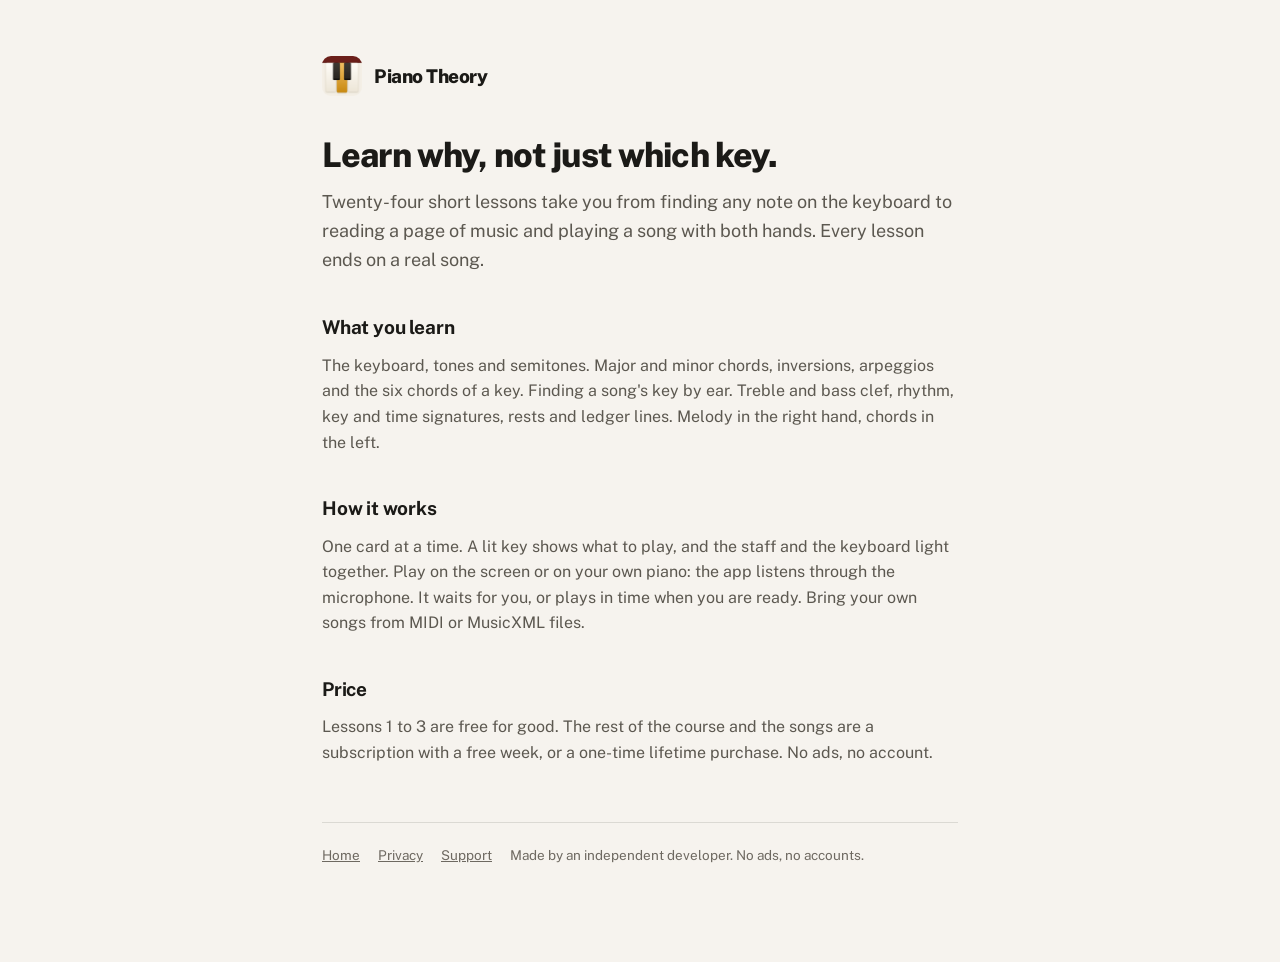
<file: index.html>
<!doctype html><html lang="en"><head><meta charset="utf-8"><meta name="viewport" content="width=device-width,initial-scale=1"><link href="https://fonts.googleapis.com/css2?family=Public+Sans:wght@400;500;700;800&display=swap" rel="stylesheet"><link rel="stylesheet" href="./shared.css"><link rel="icon" href="./icon.png"><link rel="apple-touch-icon" href="./icon.png"><title>Piano Theory: Chords & Reading</title></head><body><div class="wrap">
<header class="mark"><a href="./" style="text-decoration:none;color:inherit;display:flex;align-items:center;gap:12px"><img src="./icon.png" width="40" height="40" alt="" class="applogo"><span class="name">Piano Theory</span></a></header>
<h1>Learn why, not just which key.</h1>
<p class="lead">Twenty-four short lessons take you from finding any note on the keyboard to reading a page of music and playing a song with both hands. Every lesson ends on a real song.</p>
<h2>What you learn</h2>
<p>The keyboard, tones and semitones. Major and minor chords, inversions, arpeggios and the six chords of a key. Finding a song's key by ear. Treble and bass clef, rhythm, key and time signatures, rests and ledger lines. Melody in the right hand, chords in the left.</p>
<h2>How it works</h2>
<p>One card at a time. A lit key shows what to play, and the staff and the keyboard light together. Play on the screen or on your own piano: the app listens through the microphone. It waits for you, or plays in time when you are ready. Bring your own songs from MIDI or MusicXML files.</p>
<h2>Price</h2>
<p>Lessons 1 to 3 are free for good. The rest of the course and the songs are a subscription with a free week, or a one-time lifetime purchase. No ads, no account.</p>
<footer><a href="./">Home</a><a href="./privacy">Privacy</a><a href="./support">Support</a><span>Made by an independent developer. No ads, no accounts.</span></footer>
</div></body></html>
</file>
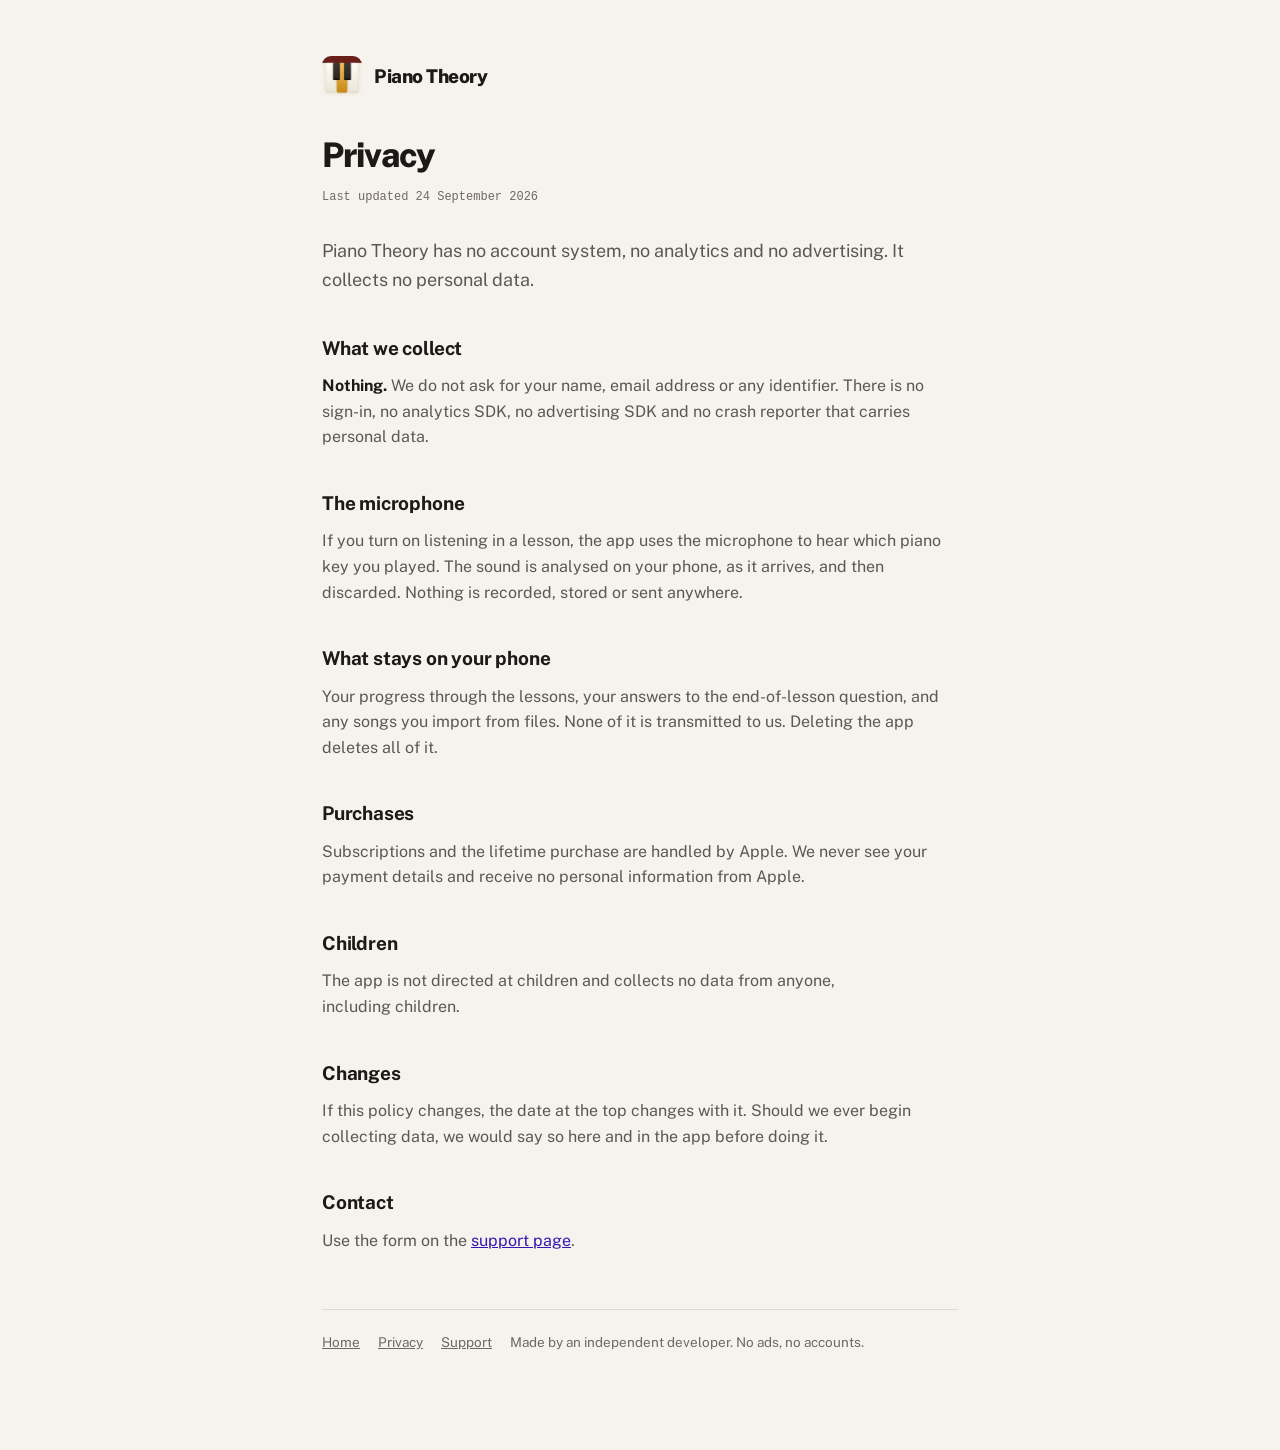
<file: privacy.html>
<!doctype html><html lang="en"><head><meta charset="utf-8"><meta name="viewport" content="width=device-width,initial-scale=1"><link href="https://fonts.googleapis.com/css2?family=Public+Sans:wght@400;500;700;800&display=swap" rel="stylesheet"><link rel="stylesheet" href="./shared.css"><link rel="icon" href="./icon.png"><link rel="apple-touch-icon" href="./icon.png"><title>Piano Theory: Privacy</title></head><body><div class="wrap">
<header class="mark"><a href="./" style="text-decoration:none;color:inherit;display:flex;align-items:center;gap:12px"><img src="./icon.png" width="40" height="40" alt="" class="applogo"><span class="name">Piano Theory</span></a></header>
<h1>Privacy</h1>
<div class="updated">Last updated 24 September 2026</div>
<p class="lead">Piano Theory has no account system, no analytics and no advertising. It collects no personal data.</p>
<h2>What we collect</h2>
<p><strong>Nothing.</strong> We do not ask for your name, email address or any identifier. There is no sign-in, no analytics SDK, no advertising SDK and no crash reporter that carries personal data.</p>
<h2>The microphone</h2>
<p>If you turn on listening in a lesson, the app uses the microphone to hear which piano key you played. The sound is analysed on your phone, as it arrives, and then discarded. Nothing is recorded, stored or sent anywhere.</p>
<h2>What stays on your phone</h2>
<p>Your progress through the lessons, your answers to the end-of-lesson question, and any songs you import from files. None of it is transmitted to us. Deleting the app deletes all of it.</p>
<h2>Purchases</h2>
<p>Subscriptions and the lifetime purchase are handled by Apple. We never see your payment details and receive no personal information from Apple.</p>
<h2>Children</h2>
<p>The app is not directed at children and collects no data from anyone, including children.</p>
<h2>Changes</h2>
<p>If this policy changes, the date at the top changes with it. Should we ever begin collecting data, we would say so here and in the app before doing it.</p>
<h2>Contact</h2>
<p>Use the form on the <a href="./support">support page</a>.</p>
<footer><a href="./">Home</a><a href="./privacy">Privacy</a><a href="./support">Support</a><span>Made by an independent developer. No ads, no accounts.</span></footer>
</div></body></html>
</file>
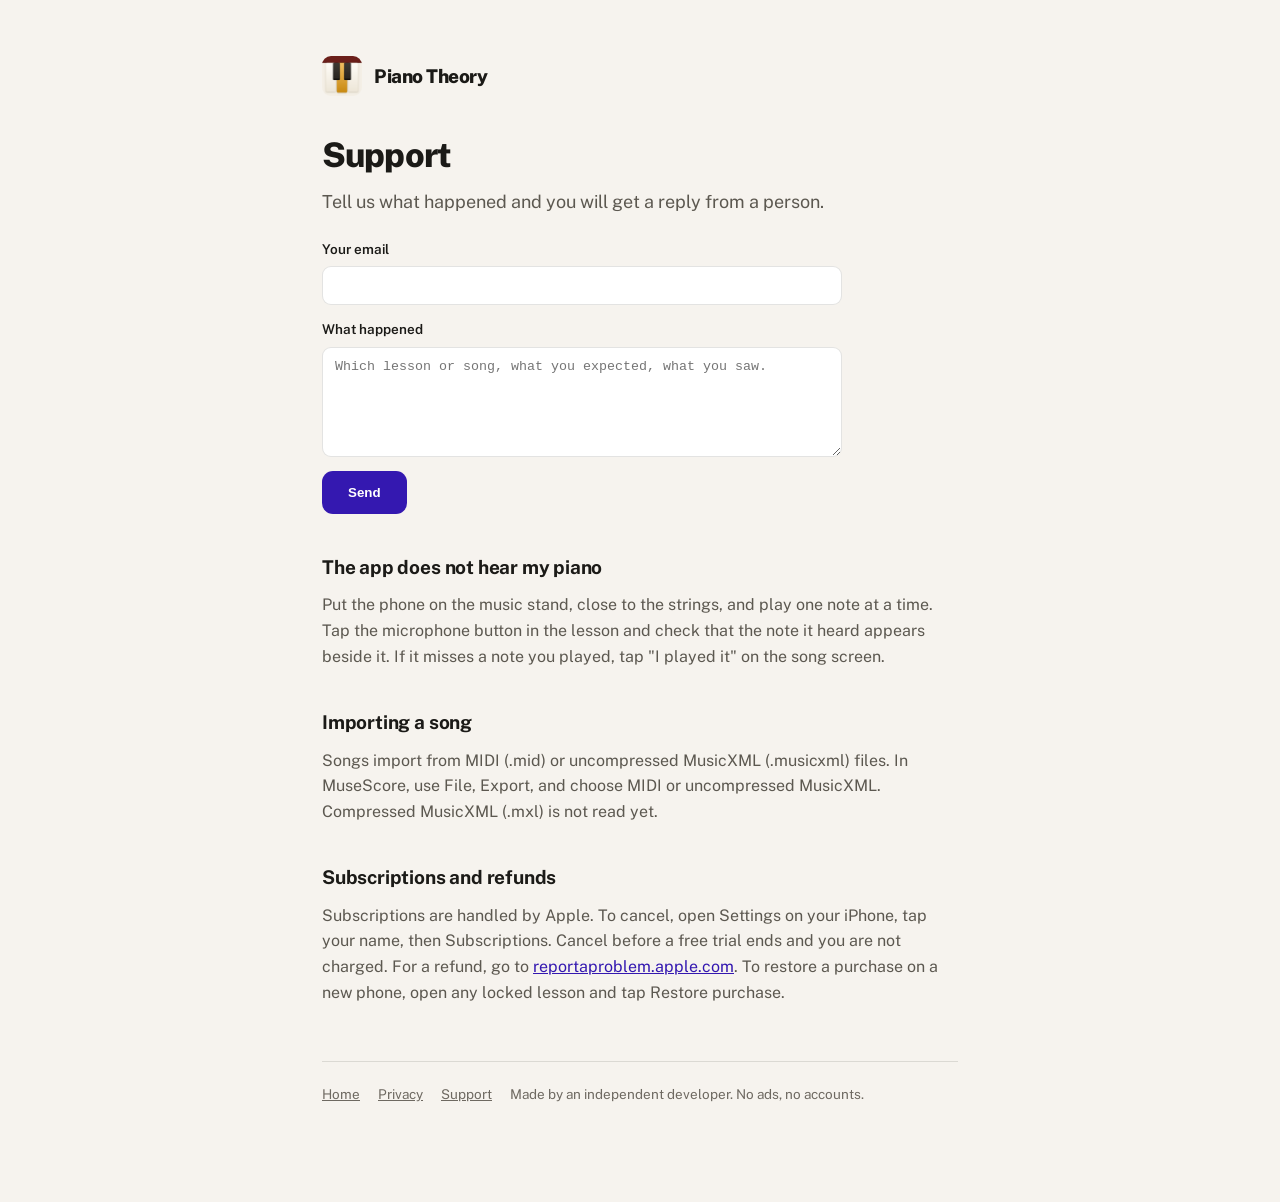
<file: support.html>
<!doctype html><html lang="en"><head><meta charset="utf-8"><meta name="viewport" content="width=device-width,initial-scale=1"><link href="https://fonts.googleapis.com/css2?family=Public+Sans:wght@400;500;700;800&display=swap" rel="stylesheet"><link rel="stylesheet" href="./shared.css"><link rel="icon" href="./icon.png"><link rel="apple-touch-icon" href="./icon.png"><title>Piano Theory: Support</title></head><body><div class="wrap">
<header class="mark"><a href="./" style="text-decoration:none;color:inherit;display:flex;align-items:center;gap:12px"><img src="./icon.png" width="40" height="40" alt="" class="applogo"><span class="name">Piano Theory</span></a></header>
<h1>Support</h1>
<p class="lead">Tell us what happened and you will get a reply from a person.</p>
<form action="https://formspree.io/f/mqabjpey" method="POST" class="contact">
<input type="hidden" name="_subject" value="Piano Theory support">
<input type="hidden" name="_next" value="https://elchananuzan.github.io/piano-theory-site/thanks">
<label>Your email<input type="email" name="email" required autocomplete="email"></label>
<label>What happened<textarea name="message" rows="5" required placeholder="Which lesson or song, what you expected, what you saw."></textarea></label>
<input type="text" name="_gotcha" tabindex="-1" autocomplete="off" aria-hidden="true" class="hp">
<button type="submit">Send</button>
</form>
<h2>The app does not hear my piano</h2>
<p>Put the phone on the music stand, close to the strings, and play one note at a time. Tap the microphone button in the lesson and check that the note it heard appears beside it. If it misses a note you played, tap "I played it" on the song screen.</p>
<h2>Importing a song</h2>
<p>Songs import from MIDI (.mid) or uncompressed MusicXML (.musicxml) files. In MuseScore, use File, Export, and choose MIDI or uncompressed MusicXML. Compressed MusicXML (.mxl) is not read yet.</p>
<h2>Subscriptions and refunds</h2>
<p>Subscriptions are handled by Apple. To cancel, open Settings on your iPhone, tap your name, then Subscriptions. Cancel before a free trial ends and you are not charged. For a refund, go to <a href="https://reportaproblem.apple.com">reportaproblem.apple.com</a>. To restore a purchase on a new phone, open any locked lesson and tap Restore purchase.</p>
<footer><a href="./">Home</a><a href="./privacy">Privacy</a><a href="./support">Support</a><span>Made by an independent developer. No ads, no accounts.</span></footer>
</div></body></html>
</file>
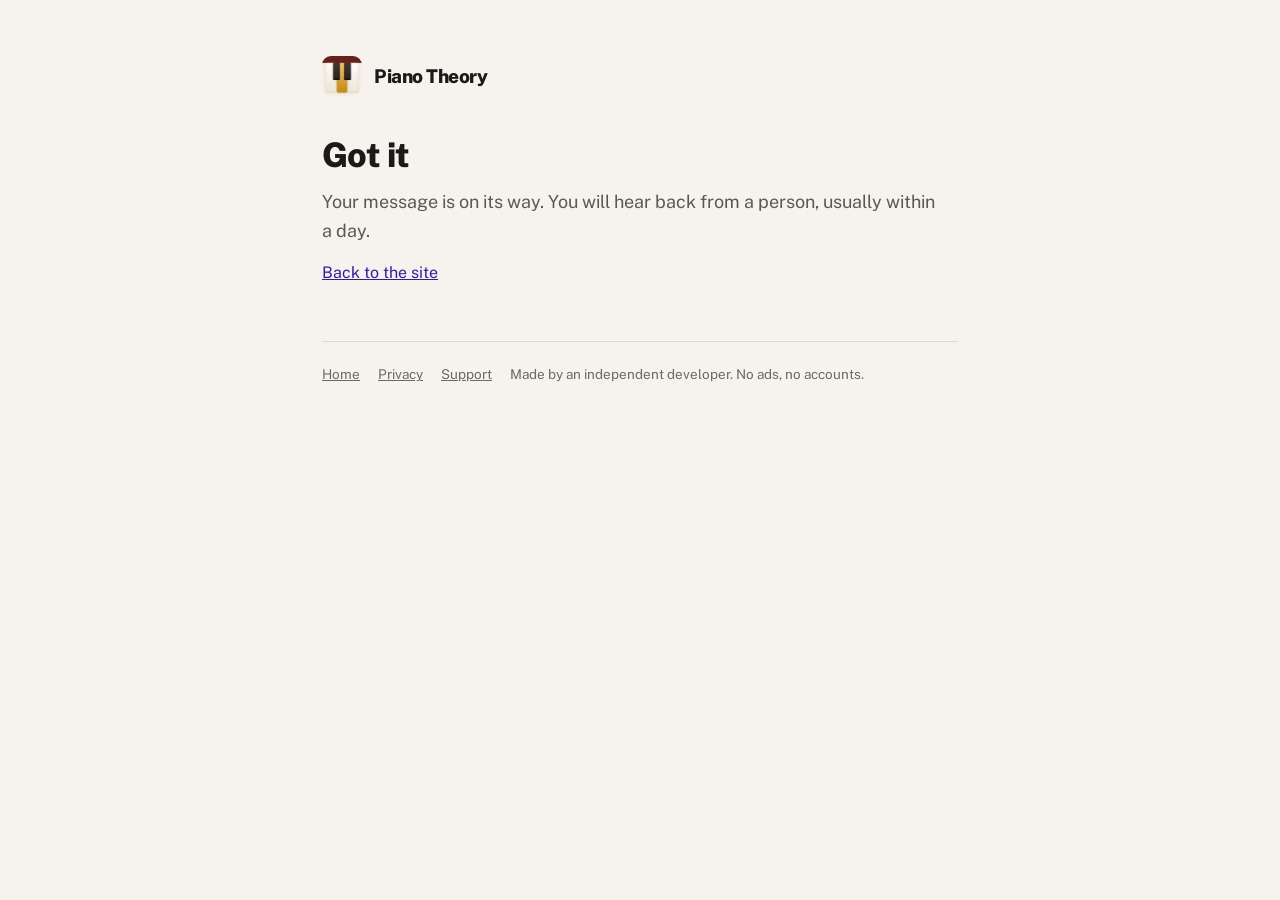
<file: thanks.html>
<!doctype html><html lang="en"><head><meta charset="utf-8"><meta name="viewport" content="width=device-width,initial-scale=1"><link href="https://fonts.googleapis.com/css2?family=Public+Sans:wght@400;500;700;800&display=swap" rel="stylesheet"><link rel="stylesheet" href="./shared.css"><link rel="icon" href="./icon.png"><link rel="apple-touch-icon" href="./icon.png"><title>Piano Theory: Thanks</title></head><body><div class="wrap">
<header class="mark"><a href="./" style="text-decoration:none;color:inherit;display:flex;align-items:center;gap:12px"><img src="./icon.png" width="40" height="40" alt="" class="applogo"><span class="name">Piano Theory</span></a></header>
<h1>Got it</h1>
<p class="lead">Your message is on its way. You will hear back from a person, usually within a day.</p>
<p><a href="./">Back to the site</a></p>
<footer><a href="./">Home</a><a href="./privacy">Privacy</a><a href="./support">Support</a><span>Made by an independent developer. No ads, no accounts.</span></footer>
</div></body></html>
</file>
<file: shared.css>
:root{
  --on-acc:#fff;
  --bg:#F6F3EE; --surf:#fff; --surf2:#EFEBE3;
  --ink:#1B1A17; --ink2:#5C5850; --ink3:#6E6961;
  --line:rgba(27,26,23,.12); --acc:#3418B0;
}
@media (prefers-color-scheme:dark){
  :root{--bg:#131210;--surf:#1E1C19;--surf2:#272420;
        --ink:#F4F1EA;--ink2:#A9A39A;--ink3:#968F86;
        --line:rgba(244,241,234,.14);--acc:#A78BFF;--on-acc:#140B33}
}
*{box-sizing:border-box}
body{margin:0;background:var(--bg);color:var(--ink);
     font:16px/1.6 'Public Sans',-apple-system,system-ui,sans-serif;
     -webkit-font-smoothing:antialiased}
.wrap{max-width:680px;margin:0 auto;padding:56px 22px 96px}
a{color:var(--acc)}
h1{font-size:34px;line-height:1.12;font-weight:800;letter-spacing:-.025em;margin:0 0 14px;text-wrap:pretty}
h2{font-size:19px;font-weight:700;margin:38px 0 10px;letter-spacing:-.01em}
p{margin:0 0 14px;color:var(--ink2);text-wrap:pretty}
p.lead{font-size:18px;color:var(--ink2)}
ul{margin:0 0 14px;padding-left:20px;color:var(--ink2)}
li{margin-bottom:7px}
strong{color:var(--ink)}
code,.mono{font-family:'JetBrains Mono',ui-monospace,monospace;font-size:.88em}
header.mark{display:flex;align-items:center;gap:11px;margin-bottom:40px}
.applogo{border-radius:9px;display:block}
.name{font-weight:800;letter-spacing:-.025em;font-size:19px}
.card{background:var(--surf2);border-radius:12px;padding:18px 19px;margin:0 0 16px}
.card p:last-child{margin-bottom:0}
.updated{font-family:'JetBrains Mono',ui-monospace,monospace;font-size:12px;color:var(--ink3);margin-bottom:30px}
footer{border-top:1px solid var(--line);margin-top:56px;padding-top:22px;
       font-size:13.5px;color:var(--ink3);display:flex;gap:18px;flex-wrap:wrap}
footer a{color:var(--ink3)}

/* --- product page --- */
.hero{padding:18px 0 8px}
.hero h1{font-size:clamp(32px,6vw,46px)}
.pill{display:inline-block;font-family:'JetBrains Mono',ui-monospace,monospace;font-size:11px;
      font-weight:700;letter-spacing:.13em;text-transform:uppercase;color:var(--acc);
      background:color-mix(in srgb,var(--acc) 10%,transparent);padding:6px 11px;border-radius:99px;margin-bottom:18px}
.demo{background:var(--surf);border:1px solid var(--line);border-radius:16px;padding:18px;margin:26px 0 8px}
.demo .row{display:flex;gap:12px;align-items:flex-start}
.thumb{flex:none;width:56px;height:66px;border-radius:8px;background:var(--surf2);border:1px solid var(--line)}
.brandline{font-family:'JetBrains Mono',ui-monospace,monospace;font-size:9.5px;letter-spacing:.1em;
           text-transform:uppercase;color:var(--ink3)}
.pname{font-size:17px;font-weight:700;letter-spacing:-.01em;margin:4px 0 6px;color:var(--ink)}
.grade{display:inline-flex;align-items:center;justify-content:center;width:28px;height:28px;border-radius:6px;
       font-family:'JetBrains Mono',ui-monospace,monospace;font-weight:700;font-size:15px}
.chips{display:flex;flex-wrap:wrap;gap:6px;margin-top:10px}
.chip{font-family:'JetBrains Mono',ui-monospace,monospace;font-size:11.5px;font-weight:500;
      padding:5px 9px;border-radius:6px;background:var(--surf2);color:var(--ink)}
.swap{border:1px solid var(--line);border-radius:11px;padding:12px;margin-top:9px}
.caption{font-size:12.5px;color:var(--ink3);margin:10px 0 0}
.src{display:flex;align-items:center;gap:7px;font-size:11.5px;color:var(--ink3);margin-top:8px}
.src::before{content:"";width:14px;height:1px;background:var(--line)}
.plans{display:grid;grid-template-columns:1fr 1fr;gap:12px;margin:18px 0 12px}
@media(max-width:520px){.plans{grid-template-columns:1fr}}
.plan{border:1px solid var(--line);border-radius:13px;padding:18px}
.plan.best{border-color:var(--acc);border-width:1.5px;background:color-mix(in srgb,var(--acc) 7%,transparent)}
.plan .amt{font-family:'JetBrains Mono',ui-monospace,monospace;font-size:26px;font-weight:700;color:var(--ink)}
.plan .per{font-size:13px;color:var(--ink3)}
.free{list-style:none;padding:0}
.free li{padding-left:22px;position:relative}
.free li::before{content:"";position:absolute;left:0;top:9px;width:11px;height:11px;
                 border:1.5px solid var(--ink3);border-radius:99px}

/* --- contact form --- */
.contact{display:flex;flex-direction:column;gap:14px;margin:22px 0 8px;max-width:520px}
.contact label{display:flex;flex-direction:column;gap:6px;font-size:13.5px;font-weight:600;color:var(--ink)}
.contact input,.contact textarea{font:15px/1.5 inherit;color:var(--ink);background:var(--surf);
  border:1px solid var(--line);border-radius:9px;padding:11px 12px;width:100%}
.contact input:focus,.contact textarea:focus{outline:2px solid var(--acc);outline-offset:1px;border-color:transparent}
.contact textarea{resize:vertical;min-height:110px}
.contact button{align-self:flex-start;font:16px/1 inherit;font-weight:700;color:var(--on-acc);background:var(--acc);
  border:0;border-radius:11px;padding:14px 26px;cursor:pointer}
.contact button:hover{filter:brightness(1.12)}
.contact .note{margin:0;font-size:12.5px;color:var(--ink3)}

/* Honeypot: a field a person never sees and a bot always fills. */
.hp{position:absolute;left:-9999px;width:1px;height:1px;opacity:0}
</file>
